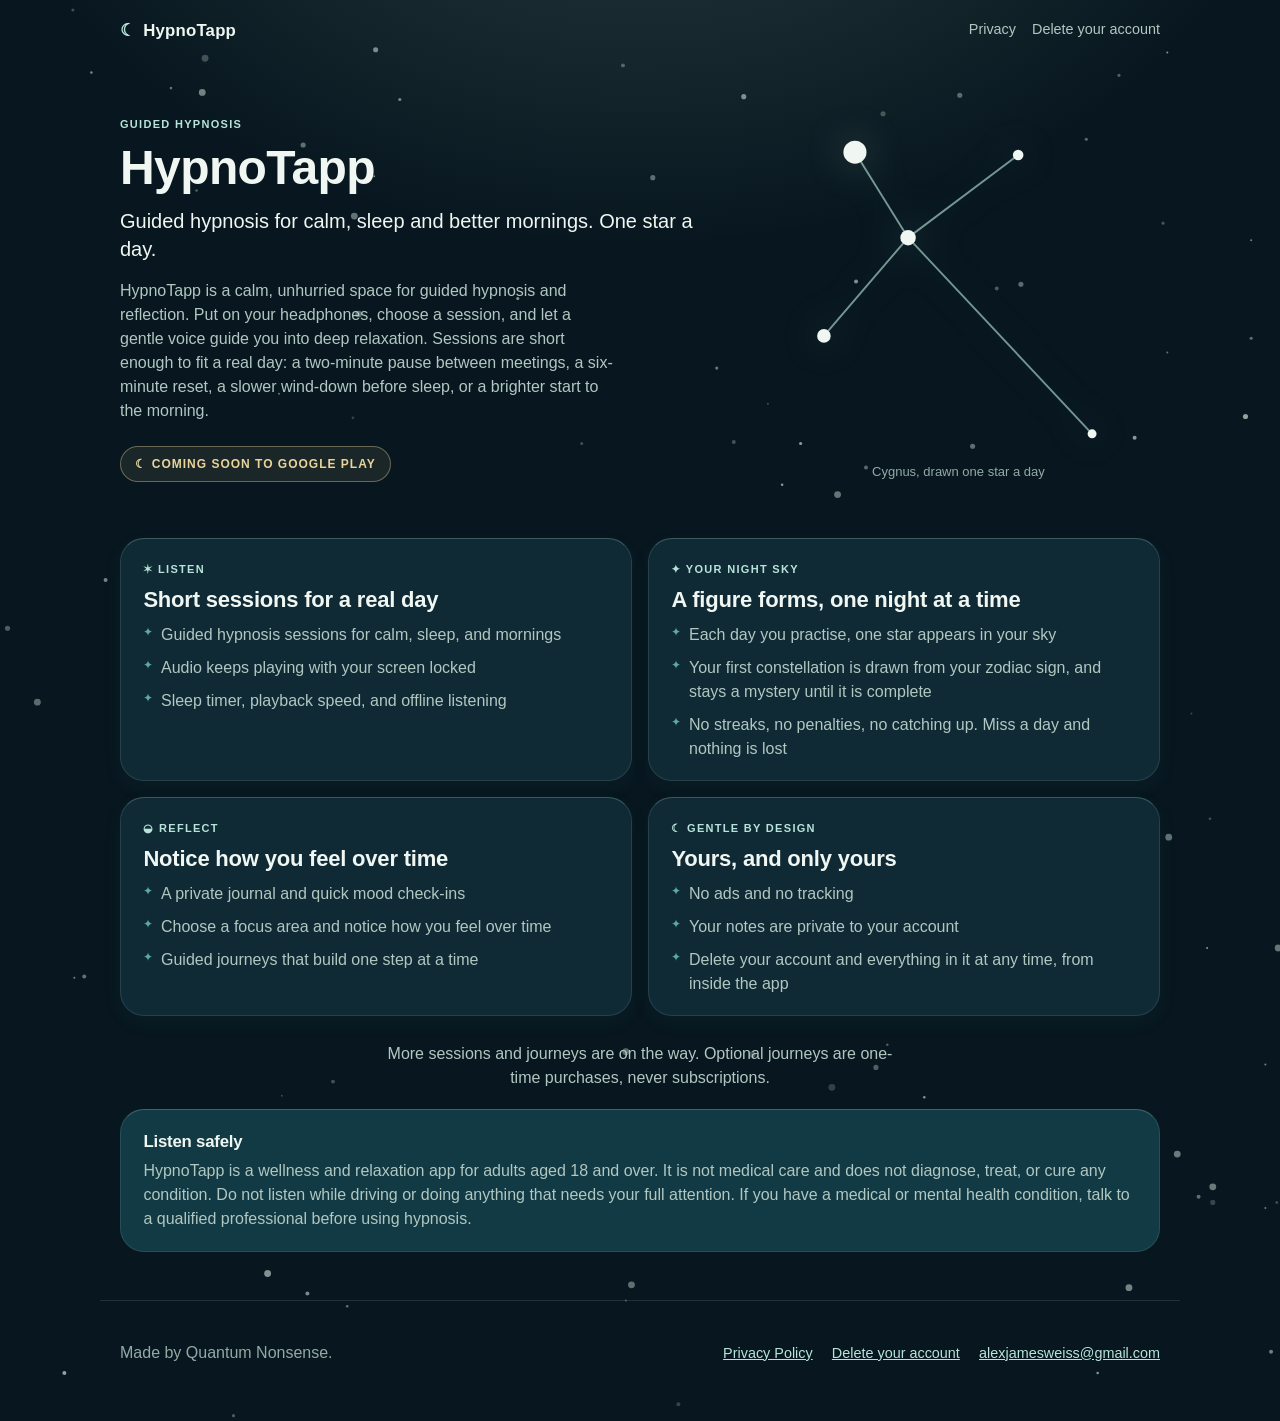
<file: index.html>
<!doctype html>
<html lang="en">
<head>
<meta charset="utf-8">
<meta name="viewport" content="width=device-width, initial-scale=1">
<title>HypnoTapp — guided hypnosis for calm, sleep and better mornings</title>
<meta name="description" content="A calm, unhurried space for guided hypnosis and reflection. One star a day. Coming soon to Google Play.">
<meta name="theme-color" content="#08171F">
<link rel="canonical" href="https://hypnotapp.com/">
<meta property="og:type" content="website">
<meta property="og:site_name" content="HypnoTapp">
<meta property="og:title" content="HypnoTapp — guided hypnosis for calm, sleep and better mornings">
<meta property="og:description" content="A calm, unhurried space for guided hypnosis and reflection. One star a day. Coming soon to Google Play.">
<meta property="og:url" content="https://hypnotapp.com/">
<meta property="og:image" content="https://hypnotapp.com/assets/og.png">
<meta property="og:image:width" content="1200">
<meta property="og:image:height" content="630">
<meta name="twitter:card" content="summary_large_image">
<link rel="icon" href="/assets/favicon.svg" type="image/svg+xml">
<link rel="icon" href="/assets/favicon-32.png" sizes="32x32" type="image/png">
<link rel="apple-touch-icon" href="/assets/apple-touch-icon.png">
<link rel="stylesheet" href="/styles.css">
</head>
<body>
<a class="skip" href="#main">Skip to content</a>
<div class="atmosphere" aria-hidden="true"></div>

<div class="sky" aria-hidden="true"><svg class="stars" viewBox="0 0 1000 1000" preserveAspectRatio="xMidYMid slice" aria-hidden="true" focusable="false"><g fill="#B1C7C1"><circle class="tw0" cx="871" cy="37" r="0.7" opacity="0.71"/><circle class="tw1" cx="868" cy="157" r="1.1" opacity="0.35"/><circle class="tw2" cx="331" cy="70" r="1.1" opacity="0.64"/><circle class="tw0" cx="406" cy="565" r="0.7" opacity="0.55"/><circle class="tw1" cx="652" cy="198" r="1.4" opacity="0.70"/><circle class="tw2" cx="999" cy="465" r="2.4" opacity="0.57"/><circle class="tw0" cx="509" cy="125" r="1.8" opacity="0.49"/><circle class="tw1" cx="266" cy="910" r="1.4" opacity="0.66"/><circle class="tw2" cx="570" cy="494" r="0.9" opacity="0.59"/><circle class="tw0" cx="170" cy="62" r="0.9" opacity="0.54"/><circle class="tw1" cx="396" cy="383" r="0.9" opacity="0.71"/><circle class="tw2" cx="194" cy="41" r="2.4" opacity="0.32"/><circle class="tw0" cx="488" cy="46" r="1.4" opacity="0.41"/><circle class="tw1" cx="188" cy="134" r="0.9" opacity="0.43"/><circle class="tw2" cx="8" cy="126" r="1.8" opacity="0.38"/><circle class="tw0" cx="959" cy="136" r="0.7" opacity="0.44"/><circle class="tw1" cx="158" cy="384" r="1.1" opacity="0.46"/><circle class="tw2" cx="948" cy="846" r="0.9" opacity="0.37"/><circle class="tw0" cx="878" cy="812" r="2.4" opacity="0.57"/><circle class="tw1" cx="639" cy="348" r="2.4" opacity="0.54"/><circle class="tw2" cx="276" cy="472" r="1.8" opacity="0.55"/><circle class="tw0" cx="634" cy="828" r="0.9" opacity="0.62"/><circle class="tw1" cx="109" cy="687" r="1.4" opacity="0.52"/><circle class="tw2" cx="666" cy="751" r="1.8" opacity="0.41"/><circle class="tw0" cx="192" cy="65" r="2.4" opacity="0.61"/><circle class="tw1" cx="55" cy="442" r="1.8" opacity="0.41"/><circle class="tw2" cx="944" cy="951" r="1.4" opacity="0.60"/><circle class="tw0" cx="102" cy="688" r="0.7" opacity="0.62"/><circle class="tw1" cx="114" cy="51" r="0.9" opacity="0.65"/><circle class="tw2" cx="930" cy="238" r="1.1" opacity="0.51"/><circle class="tw0" cx="837" cy="53" r="1.1" opacity="0.42"/><circle class="tw1" cx="601" cy="451" r="2.4" opacity="0.25"/><circle class="tw2" cx="248" cy="771" r="0.7" opacity="0.29"/><circle class="tw0" cx="700" cy="772" r="0.9" opacity="0.71"/><circle class="tw1" cx="566" cy="311" r="1.4" opacity="0.35"/><circle class="tw2" cx="687" cy="662" r="1.1" opacity="0.46"/><circle class="tw0" cx="844" cy="906" r="2.4" opacity="0.62"/><circle class="tw1" cx="571" cy="404" r="1.8" opacity="0.29"/><circle class="tw2" cx="972" cy="355" r="1.1" opacity="0.64"/><circle class="tw0" cx="977" cy="120" r="1.4" opacity="0.70"/><circle class="tw1" cx="600" cy="341" r="0.9" opacity="0.75"/><circle class="tw2" cx="529" cy="535" r="1.8" opacity="0.54"/><circle class="tw0" cx="888" cy="502" r="0.7" opacity="0.29"/><circle class="tw1" cx="899" cy="667" r="0.7" opacity="0.72"/><circle class="tw2" cx="299" cy="152" r="2.4" opacity="0.52"/><circle class="tw0" cx="606" cy="669" r="0.9" opacity="0.40"/><circle class="tw1" cx="940" cy="749" r="0.7" opacity="0.64"/><circle class="tw2" cx="10" cy="306" r="1.4" opacity="0.76"/><circle class="tw0" cx="734" cy="314" r="1.8" opacity="0.50"/><circle class="tw1" cx="419" cy="464" r="1.8" opacity="0.26"/><circle class="tw2" cx="197" cy="836" r="1.4" opacity="0.57"/><circle class="tw0" cx="974" cy="68" r="1.8" opacity="0.26"/><circle class="tw1" cx="219" cy="472" r="0.7" opacity="0.73"/><circle class="tw2" cx="463" cy="573" r="2.4" opacity="0.74"/><circle class="tw0" cx="607" cy="627" r="0.7" opacity="0.80"/><circle class="tw1" cx="822" cy="966" r="0.9" opacity="0.72"/><circle class="tw2" cx="560" cy="672" r="0.7" opacity="0.32"/><circle class="tw0" cx="414" cy="210" r="1.1" opacity="0.73"/><circle class="tw1" cx="635" cy="802" r="0.7" opacity="0.73"/><circle class="tw2" cx="901" cy="576" r="0.9" opacity="0.33"/><circle class="tw0" cx="34" cy="89" r="2.4" opacity="0.34"/><circle class="tw1" cx="846" cy="836" r="0.7" opacity="0.64"/><circle class="tw2" cx="263" cy="102" r="1.8" opacity="0.51"/><circle class="tw0" cx="420" cy="510" r="1.4" opacity="0.37"/><circle class="tw1" cx="814" cy="98" r="1.1" opacity="0.48"/><circle class="tw2" cx="40" cy="390" r="1.1" opacity="0.31"/><circle class="tw0" cx="969" cy="727" r="1.1" opacity="0.49"/><circle class="tw1" cx="220" cy="454" r="1.8" opacity="0.76"/><circle class="tw2" cx="903" cy="835" r="2.4" opacity="0.57"/><circle class="tw0" cx="370" cy="880" r="0.9" opacity="0.49"/><circle class="tw1" cx="992" cy="946" r="2.4" opacity="0.69"/><circle class="tw2" cx="234" cy="562" r="0.7" opacity="0.50"/><circle class="tw0" cx="246" cy="277" r="0.7" opacity="0.54"/><circle class="tw1" cx="124" cy="408" r="1.4" opacity="0.64"/><circle class="tw2" cx="903" cy="846" r="1.8" opacity="0.27"/><circle class="tw0" cx="369" cy="461" r="0.7" opacity="0.49"/><circle class="tw1" cx="494" cy="904" r="2.4" opacity="0.50"/><circle class="tw2" cx="618" cy="490" r="0.7" opacity="0.78"/><circle class="tw0" cx="893" cy="842" r="1.4" opacity="0.50"/><circle class="tw1" cx="284" cy="761" r="1.4" opacity="0.33"/><circle class="tw2" cx="222" cy="407" r="1.4" opacity="0.78"/><circle class="tw0" cx="250" cy="402" r="2.4" opacity="0.36"/><circle class="tw1" cx="573" cy="68" r="1.8" opacity="0.68"/><circle class="tw2" cx="293" cy="546" r="0.7" opacity="0.58"/><circle class="tw0" cx="274" cy="640" r="1.4" opacity="0.37"/><circle class="tw1" cx="76" cy="494" r="2.4" opacity="0.48"/><circle class="tw2" cx="590" cy="284" r="0.7" opacity="0.33"/><circle class="tw0" cx="940" cy="850" r="0.7" opacity="0.59"/><circle class="tw1" cx="995" cy="478" r="2.4" opacity="0.52"/><circle class="tw2" cx="294" cy="919" r="0.9" opacity="0.52"/><circle class="tw0" cx="926" cy="293" r="1.8" opacity="0.80"/><circle class="tw1" cx="421" cy="548" r="1.1" opacity="0.36"/><circle class="tw2" cx="671" cy="80" r="1.8" opacity="0.35"/><circle class="tw0" cx="659" cy="329" r="1.4" opacity="0.47"/><circle class="tw1" cx="314" cy="35" r="1.8" opacity="0.65"/><circle class="tw2" cx="576" cy="439" r="0.7" opacity="0.60"/><circle class="tw0" cx="302" cy="221" r="2.4" opacity="0.48"/><circle class="tw1" cx="635" cy="765" r="2.4" opacity="0.25"/><circle class="tw2" cx="248" cy="439" r="0.7" opacity="0.54"/><circle class="tw0" cx="46" cy="934" r="0.7" opacity="0.46"/><circle class="tw1" cx="611" cy="530" r="0.9" opacity="0.51"/><circle class="tw2" cx="418" cy="545" r="0.9" opacity="0.58"/><circle class="tw0" cx="930" cy="169" r="0.7" opacity="0.62"/><circle class="tw1" cx="238" cy="896" r="2.4" opacity="0.71"/><circle class="tw2" cx="297" cy="576" r="1.4" opacity="0.60"/><circle class="tw0" cx="872" cy="589" r="2.4" opacity="0.52"/><circle class="tw1" cx="482" cy="483" r="1.4" opacity="0.63"/><circle class="tw2" cx="459" cy="312" r="1.1" opacity="0.32"/><circle class="tw0" cx="490" cy="740" r="2.4" opacity="0.47"/><circle class="tw1" cx="298" cy="294" r="0.9" opacity="0.27"/><circle class="tw2" cx="970" cy="492" r="0.9" opacity="0.26"/><circle class="tw0" cx="313" cy="124" r="0.7" opacity="0.65"/><circle class="tw1" cx="554" cy="259" r="1.1" opacity="0.57"/><circle class="tw2" cx="613" cy="312" r="1.1" opacity="0.78"/><circle class="tw0" cx="725" cy="67" r="1.8" opacity="0.47"/><circle class="tw1" cx="265" cy="834" r="1.8" opacity="0.42"/><circle class="tw2" cx="841" cy="832" r="1.4" opacity="0.76"/><circle class="tw0" cx="771" cy="509" r="1.4" opacity="0.54"/><circle class="tw1" cx="579" cy="742" r="2.4" opacity="0.34"/><circle class="tw2" cx="527" cy="988" r="1.4" opacity="0.26"/><circle class="tw0" cx="768" cy="200" r="1.8" opacity="0.48"/><circle class="tw1" cx="478" cy="511" r="0.9" opacity="0.25"/><circle class="tw2" cx="155" cy="813" r="1.8" opacity="0.67"/><circle class="tw0" cx="490" cy="915" r="0.7" opacity="0.38"/><circle class="tw1" cx="751" cy="203" r="1.4" opacity="0.39"/><circle class="tw2" cx="871" cy="248" r="0.7" opacity="0.52"/><circle class="tw0" cx="146" cy="512" r="1.8" opacity="0.49"/><circle class="tw1" cx="214" cy="996" r="1.1" opacity="0.40"/><circle class="tw2" cx="702" cy="844" r="2.4" opacity="0.42"/><circle class="tw0" cx="473" cy="447" r="1.1" opacity="0.58"/><circle class="tw1" cx="101" cy="7" r="1.1" opacity="0.32"/><circle class="tw2" cx="376" cy="658" r="1.4" opacity="0.37"/><circle class="tw0" cx="176" cy="797" r="1.4" opacity="0.35"/><circle class="tw1" cx="848" cy="308" r="1.4" opacity="0.75"/><circle class="tw2" cx="95" cy="966" r="1.4" opacity="0.80"/><circle class="tw0" cx="674" cy="735" r="0.9" opacity="0.41"/><circle class="tw1" cx="949" cy="667" r="2.4" opacity="0.54"/><circle class="tw2" cx="255" cy="482" r="1.1" opacity="0.79"/><circle class="tw0" cx="226" cy="587" r="1.8" opacity="0.63"/><circle class="tw1" cx="43" cy="965" r="0.9" opacity="0.42"/></g></svg></div>
<header class="top">
  <a class="brand" href="/" aria-label="HypnoTapp home"><span class="mark" aria-hidden="true">☾</span>HypnoTapp</a>
  <nav aria-label="Site"><a href="/privacy/">Privacy</a><a href="/delete-account/">Delete your account</a></nav>
</header>

<main id="main">
<section class="hero">
  <div class="hero-copy">
    <p class="eyebrow">Guided hypnosis</p>
    <h1>HypnoTapp</h1>
    <p class="promise">Guided hypnosis for calm, sleep and better mornings. One star a day.</p>
    <p class="lede">HypnoTapp is a calm, unhurried space for guided hypnosis and reflection. Put on your headphones, choose a session, and let a gentle voice guide you into deep relaxation. Sessions are short enough to fit a real day: a two-minute pause between meetings, a six-minute reset, a slower wind-down before sleep, or a brighter start to the morning.</p>
    <p class="soon"><span class="badge">☾ Coming soon to Google Play</span></p>
    <!-- Store badges go here once the listing is live:
         <a href="https://play.google.com/store/apps/details?id=com.quantumnonsense.hypnotap">…</a> -->
  </div>
  <div class="hero-sky"><svg class="figure" viewBox="0 0 100 100" role="img" aria-label="The constellation Cygnus, the Swan, drawn as five stars joined by thin lines"><g stroke="#B7E4DA" stroke-width="0.6" stroke-opacity="0.62" stroke-linecap="round"><line x1="17.8" y1="6.0" x2="34.4" y2="32.7"/><line x1="34.4" y1="32.7" x2="91.9" y2="94.0"/><line x1="68.8" y1="6.9" x2="34.4" y2="32.7"/><line x1="34.4" y1="32.7" x2="8.1" y2="63.4"/></g><g fill="#F0F7F2"><circle cx="17.8" cy="6.0" r="3.60"/><circle cx="34.4" cy="32.7" r="2.42"/><circle cx="91.9" cy="94.0" r="1.40"/><circle cx="68.8" cy="6.9" r="1.65"/><circle cx="8.1" cy="63.4" r="2.12"/></g></svg><p class="figure-caption muted">Cygnus, drawn one star a day</p></div>
</section>

<div class="grid">
<section class="card" aria-labelledby="listen">
  <p class="eyebrow"><span aria-hidden="true">✶</span> Listen</p>
  <h2 id="listen">Short sessions for a real day</h2>
  <ul class="plain"><li>Guided hypnosis sessions for calm, sleep, and mornings</li><li>Audio keeps playing with your screen locked</li><li>Sleep timer, playback speed, and offline listening</li></ul>
</section>
<section class="card" aria-labelledby="your-night-sky">
  <p class="eyebrow"><span aria-hidden="true">✦</span> Your night sky</p>
  <h2 id="your-night-sky">A figure forms, one night at a time</h2>
  <ul class="plain"><li>Each day you practise, one star appears in your sky</li><li>Your first constellation is drawn from your zodiac sign, and stays a mystery until it is complete</li><li>No streaks, no penalties, no catching up. Miss a day and nothing is lost</li></ul>
</section>
<section class="card" aria-labelledby="reflect">
  <p class="eyebrow"><span aria-hidden="true">◒</span> Reflect</p>
  <h2 id="reflect">Notice how you feel over time</h2>
  <ul class="plain"><li>A private journal and quick mood check-ins</li><li>Choose a focus area and notice how you feel over time</li><li>Guided journeys that build one step at a time</li></ul>
</section>
<section class="card" aria-labelledby="gentle-by-design">
  <p class="eyebrow"><span aria-hidden="true">☾</span> Gentle by design</p>
  <h2 id="gentle-by-design">Yours, and only yours</h2>
  <ul class="plain"><li>No ads and no tracking</li><li>Your notes are private to your account</li><li>Delete your account and everything in it at any time, from inside the app</li></ul>
</section>
</div>

<p class="note">More sessions and journeys are on the way. Optional journeys are one-time purchases, never subscriptions.</p>

<section class="notice" aria-label="Listen safely">
  <h2>Listen safely</h2>
  <p>HypnoTapp is a wellness and relaxation app for adults aged 18 and over. It is not medical care and does not diagnose, treat, or cure any condition. Do not listen while driving or doing anything that needs your full attention. If you have a medical or mental health condition, talk to a qualified professional before using hypnosis.</p>
</section>
</main>
<footer class="foot">
  <p class="muted">Made by Quantum Nonsense.</p>
  <nav aria-label="Legal and contact">
    <a href="/privacy/">Privacy Policy</a>
    <a href="/delete-account/">Delete your account</a>
    <a href="mailto:alexjamesweiss@gmail.com">alexjamesweiss@gmail.com</a>
  </nav>
</footer>
</body>
</html>
</file>
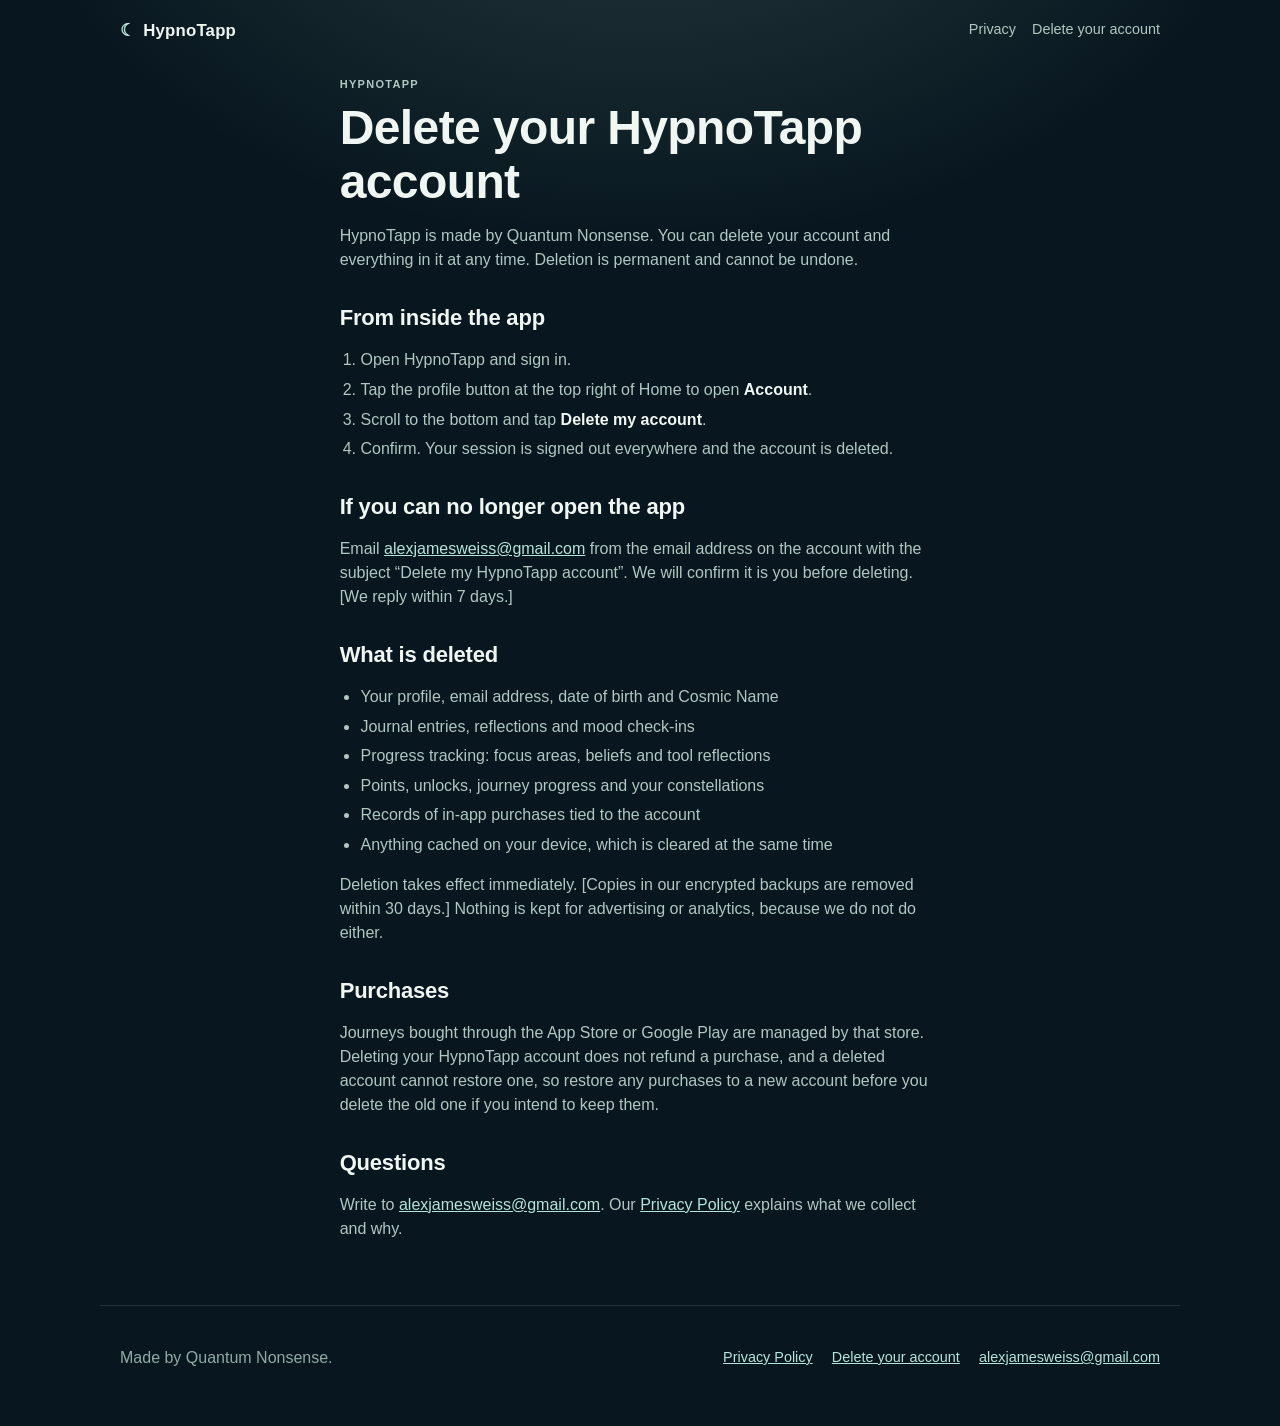
<file: delete-account/index.html>
<!doctype html>
<html lang="en">
<head>
<meta charset="utf-8">
<meta name="viewport" content="width=device-width, initial-scale=1">
<title>Delete your account — HypnoTapp</title>
<meta name="description" content="How to delete your HypnoTapp account and everything in it, from inside the app or by email.">
<meta name="theme-color" content="#08171F">
<link rel="canonical" href="https://hypnotapp.com/delete-account/">
<meta property="og:type" content="website">
<meta property="og:site_name" content="HypnoTapp">
<meta property="og:title" content="Delete your account — HypnoTapp">
<meta property="og:description" content="How to delete your HypnoTapp account and everything in it, from inside the app or by email.">
<meta property="og:url" content="https://hypnotapp.com/delete-account/">
<meta property="og:image" content="https://hypnotapp.com/assets/og.png">
<meta property="og:image:width" content="1200">
<meta property="og:image:height" content="630">
<meta name="twitter:card" content="summary_large_image">
<link rel="icon" href="/assets/favicon.svg" type="image/svg+xml">
<link rel="icon" href="/assets/favicon-32.png" sizes="32x32" type="image/png">
<link rel="apple-touch-icon" href="/assets/apple-touch-icon.png">
<link rel="stylesheet" href="/styles.css">
</head>
<body>
<a class="skip" href="#main">Skip to content</a>
<div class="atmosphere" aria-hidden="true"></div>
<header class="top">
  <a class="brand" href="/" aria-label="HypnoTapp home"><span class="mark" aria-hidden="true">☾</span>HypnoTapp</a>
  <nav aria-label="Site"><a href="/privacy/">Privacy</a><a href="/delete-account/">Delete your account</a></nav>
</header>
<main id="main" class="prose">
<p class="eyebrow">HypnoTapp</p>
<h1>Delete your HypnoTapp account</h1>
<p>HypnoTapp is made by Quantum Nonsense. You can delete your account and everything in it at any time. Deletion is permanent and cannot be undone.</p>

<h2>From inside the app</h2>
<ol>
  <li>Open HypnoTapp and sign in.</li>
  <li>Tap the profile button at the top right of Home to open <strong>Account</strong>.</li>
  <li>Scroll to the bottom and tap <strong>Delete my account</strong>.</li>
  <li>Confirm. Your session is signed out everywhere and the account is deleted.</li>
</ol>

<h2>If you can no longer open the app</h2>
<p>Email <a href="mailto:alexjamesweiss@gmail.com?subject=Delete%20my%20HypnoTapp%20account">alexjamesweiss@gmail.com</a> from the email address on the account with the subject “Delete my HypnoTapp account”. We will confirm it is you before deleting. [We reply within 7 days.]</p>

<h2>What is deleted</h2>
<ul>
  <li>Your profile, email address, date of birth and Cosmic Name</li>
  <li>Journal entries, reflections and mood check-ins</li>
  <li>Progress tracking: focus areas, beliefs and tool reflections</li>
  <li>Points, unlocks, journey progress and your constellations</li>
  <li>Records of in-app purchases tied to the account</li>
  <li>Anything cached on your device, which is cleared at the same time</li>
</ul>
<p>Deletion takes effect immediately. [Copies in our encrypted backups are removed within 30 days.] Nothing is kept for advertising or analytics, because we do not do either.</p>

<h2>Purchases</h2>
<p>Journeys bought through the App Store or Google Play are managed by that store. Deleting your HypnoTapp account does not refund a purchase, and a deleted account cannot restore one, so restore any purchases to a new account before you delete the old one if you intend to keep them.</p>

<h2>Questions</h2>
<p>Write to <a href="mailto:alexjamesweiss@gmail.com">alexjamesweiss@gmail.com</a>. Our <a href="/privacy/">Privacy Policy</a> explains what we collect and why.</p>
</main>
<footer class="foot">
  <p class="muted">Made by Quantum Nonsense.</p>
  <nav aria-label="Legal and contact">
    <a href="/privacy/">Privacy Policy</a>
    <a href="/delete-account/">Delete your account</a>
    <a href="mailto:alexjamesweiss@gmail.com">alexjamesweiss@gmail.com</a>
  </nav>
</footer>
</body>
</html>
</file>
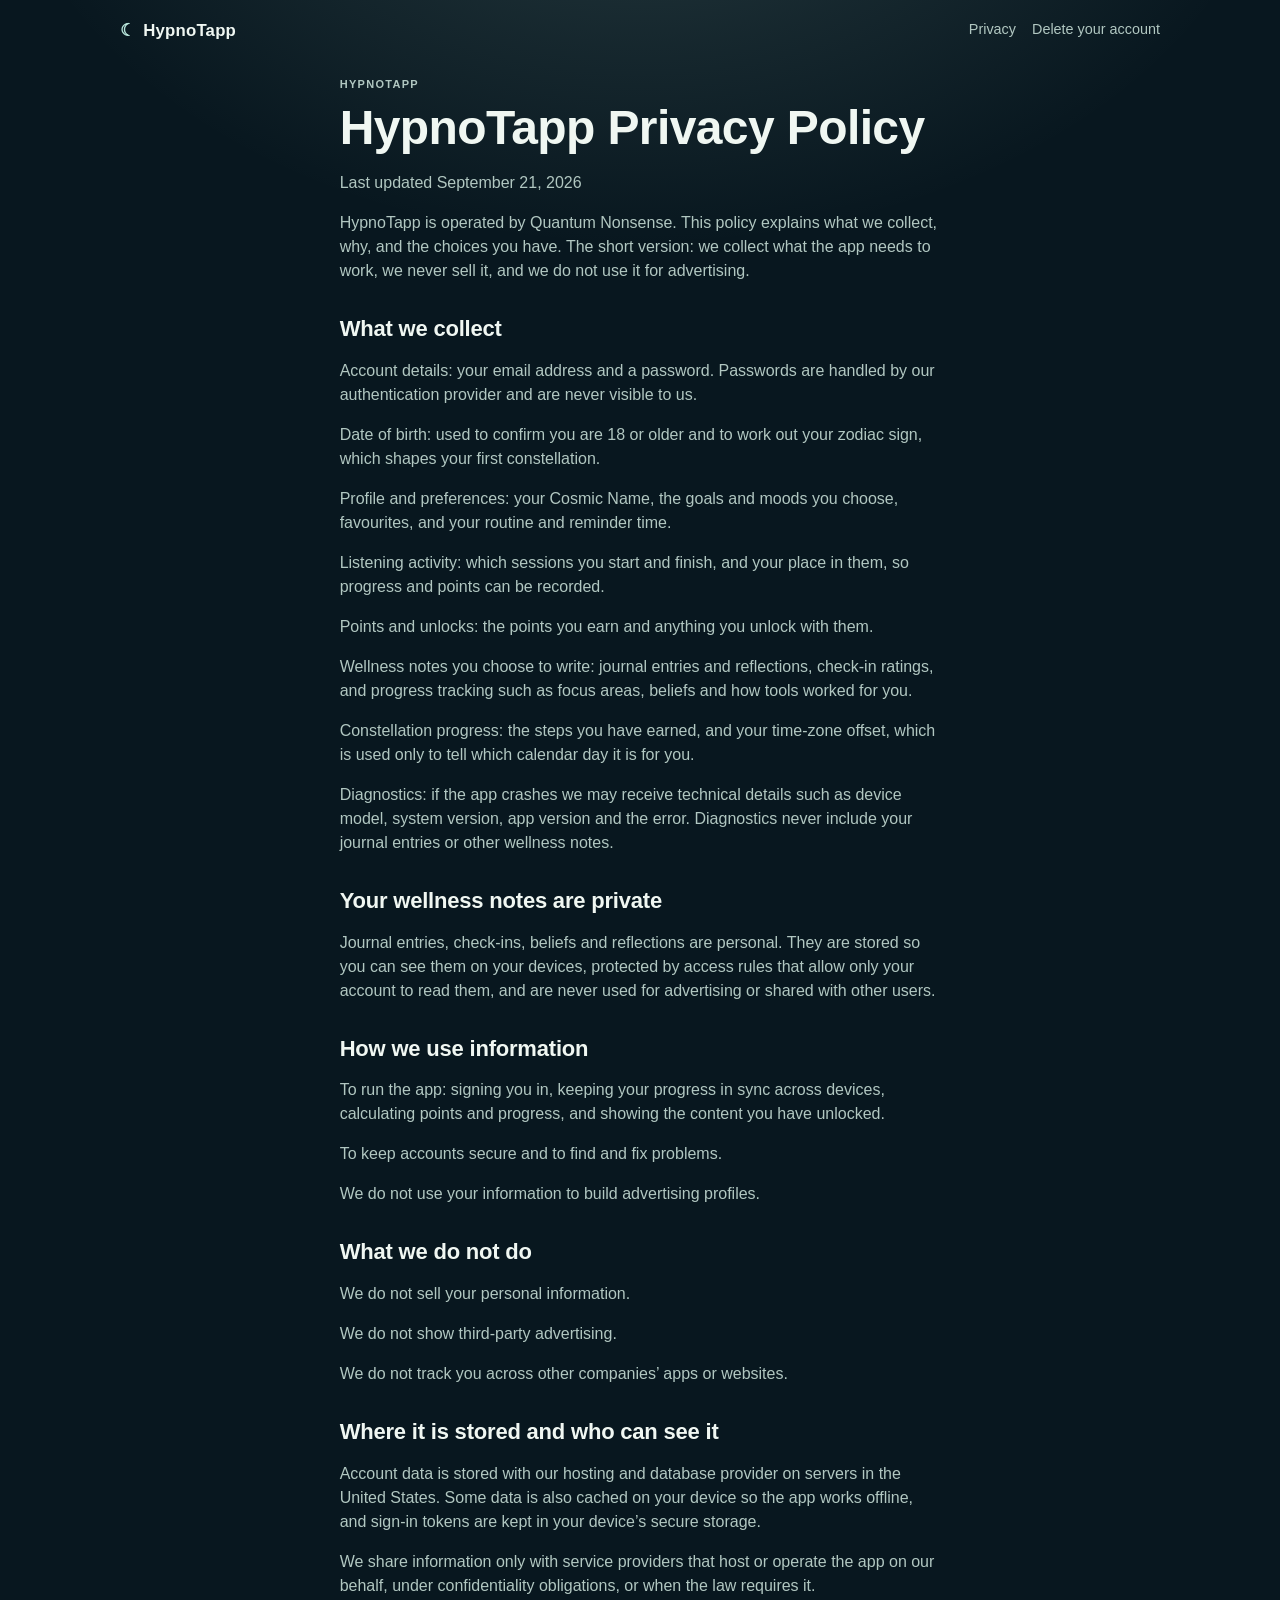
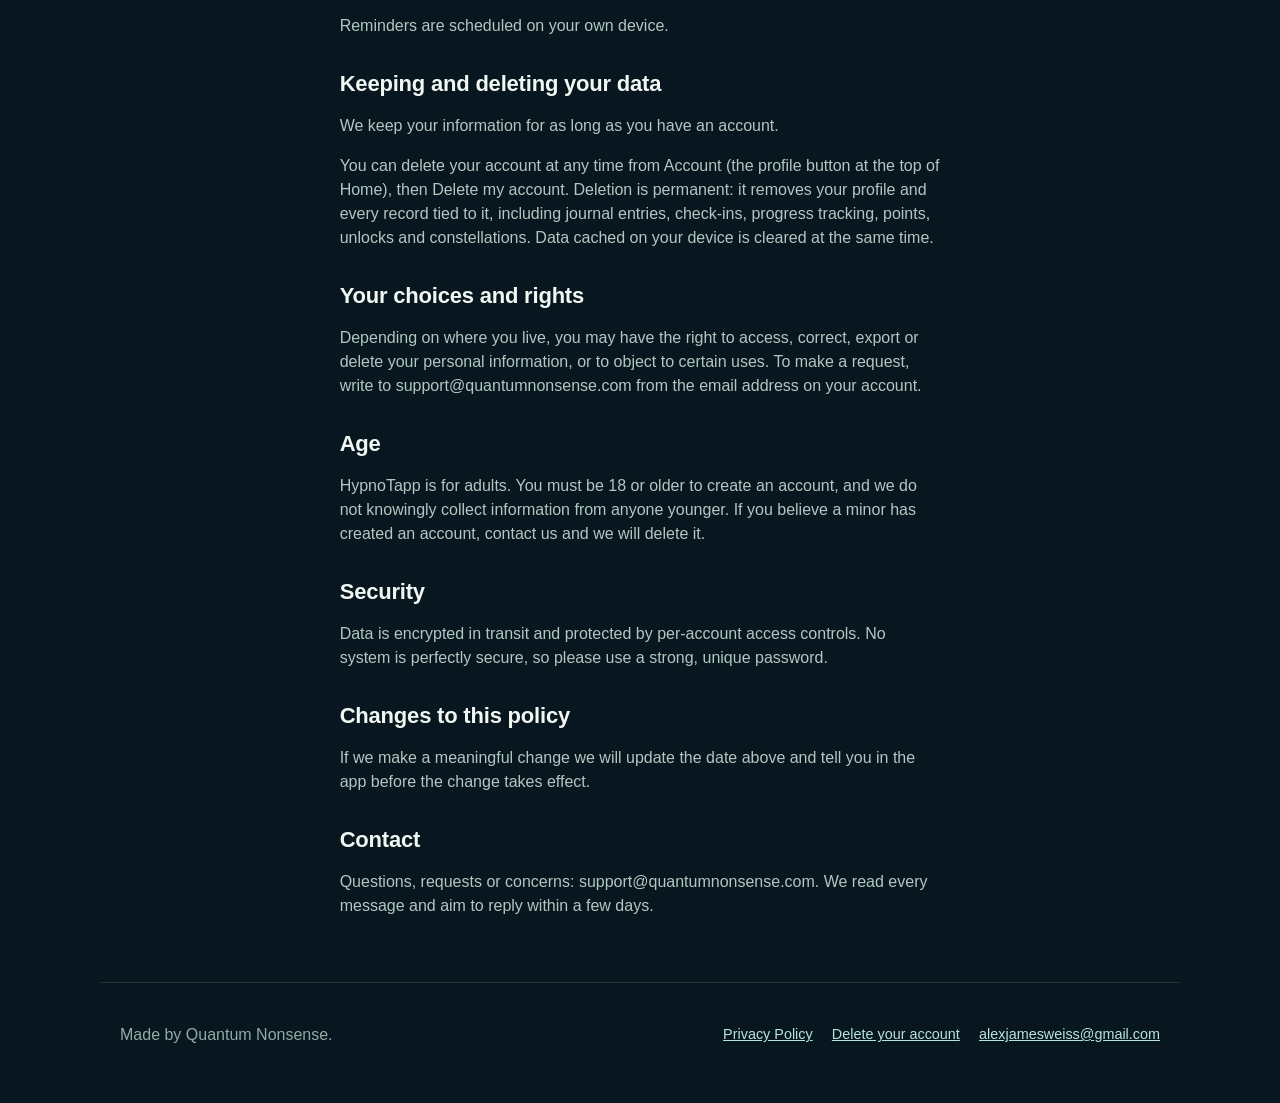
<file: privacy/index.html>
<!doctype html>
<html lang="en">
<head>
<meta charset="utf-8">
<meta name="viewport" content="width=device-width, initial-scale=1">
<title>Privacy Policy — HypnoTapp</title>
<meta name="description" content="How HypnoTapp, by Quantum Nonsense, collects, uses and deletes your data.">
<meta name="theme-color" content="#08171F">
<link rel="canonical" href="https://hypnotapp.com/privacy/">
<meta property="og:type" content="website">
<meta property="og:site_name" content="HypnoTapp">
<meta property="og:title" content="Privacy Policy — HypnoTapp">
<meta property="og:description" content="How HypnoTapp, by Quantum Nonsense, collects, uses and deletes your data.">
<meta property="og:url" content="https://hypnotapp.com/privacy/">
<meta property="og:image" content="https://hypnotapp.com/assets/og.png">
<meta property="og:image:width" content="1200">
<meta property="og:image:height" content="630">
<meta name="twitter:card" content="summary_large_image">
<link rel="icon" href="/assets/favicon.svg" type="image/svg+xml">
<link rel="icon" href="/assets/favicon-32.png" sizes="32x32" type="image/png">
<link rel="apple-touch-icon" href="/assets/apple-touch-icon.png">
<link rel="stylesheet" href="/styles.css">
</head>
<body>
<a class="skip" href="#main">Skip to content</a>
<div class="atmosphere" aria-hidden="true"></div>
<header class="top">
  <a class="brand" href="/" aria-label="HypnoTapp home"><span class="mark" aria-hidden="true">☾</span>HypnoTapp</a>
  <nav aria-label="Site"><a href="/privacy/">Privacy</a><a href="/delete-account/">Delete your account</a></nav>
</header>
<main id="main" class="prose">
<p class="eyebrow">HypnoTapp</p>
<h1>HypnoTapp Privacy Policy</h1>
<p class="muted">Last updated September 21, 2026</p>
<p>HypnoTapp is operated by Quantum Nonsense. This policy explains what we collect, why, and the choices you have. The short version: we collect what the app needs to work, we never sell it, and we do not use it for advertising.</p>
<h2>What we collect</h2>
<p>Account details: your email address and a password. Passwords are handled by our authentication provider and are never visible to us.</p>
<p>Date of birth: used to confirm you are 18 or older and to work out your zodiac sign, which shapes your first constellation.</p>
<p>Profile and preferences: your Cosmic Name, the goals and moods you choose, favourites, and your routine and reminder time.</p>
<p>Listening activity: which sessions you start and finish, and your place in them, so progress and points can be recorded.</p>
<p>Points and unlocks: the points you earn and anything you unlock with them.</p>
<p>Wellness notes you choose to write: journal entries and reflections, check-in ratings, and progress tracking such as focus areas, beliefs and how tools worked for you.</p>
<p>Constellation progress: the steps you have earned, and your time-zone offset, which is used only to tell which calendar day it is for you.</p>
<p>Diagnostics: if the app crashes we may receive technical details such as device model, system version, app version and the error. Diagnostics never include your journal entries or other wellness notes.</p>
<h2>Your wellness notes are private</h2>
<p>Journal entries, check-ins, beliefs and reflections are personal. They are stored so you can see them on your devices, protected by access rules that allow only your account to read them, and are never used for advertising or shared with other users.</p>
<h2>How we use information</h2>
<p>To run the app: signing you in, keeping your progress in sync across devices, calculating points and progress, and showing the content you have unlocked.</p>
<p>To keep accounts secure and to find and fix problems.</p>
<p>We do not use your information to build advertising profiles.</p>
<h2>What we do not do</h2>
<p>We do not sell your personal information.</p>
<p>We do not show third-party advertising.</p>
<p>We do not track you across other companies’ apps or websites.</p>
<h2>Where it is stored and who can see it</h2>
<p>Account data is stored with our hosting and database provider on servers in the United States. Some data is also cached on your device so the app works offline, and sign-in tokens are kept in your device’s secure storage.</p>
<p>We share information only with service providers that host or operate the app on our behalf, under confidentiality obligations, or when the law requires it.</p>
<p>Reminders are scheduled on your own device.</p>
<h2>Keeping and deleting your data</h2>
<p>We keep your information for as long as you have an account.</p>
<p>You can delete your account at any time from Account (the profile button at the top of Home), then Delete my account. Deletion is permanent: it removes your profile and every record tied to it, including journal entries, check-ins, progress tracking, points, unlocks and constellations. Data cached on your device is cleared at the same time.</p>
<h2>Your choices and rights</h2>
<p>Depending on where you live, you may have the right to access, correct, export or delete your personal information, or to object to certain uses. To make a request, write to support@quantumnonsense.com from the email address on your account.</p>
<h2>Age</h2>
<p>HypnoTapp is for adults. You must be 18 or older to create an account, and we do not knowingly collect information from anyone younger. If you believe a minor has created an account, contact us and we will delete it.</p>
<h2>Security</h2>
<p>Data is encrypted in transit and protected by per-account access controls. No system is perfectly secure, so please use a strong, unique password.</p>
<h2>Changes to this policy</h2>
<p>If we make a meaningful change we will update the date above and tell you in the app before the change takes effect.</p>
<h2>Contact</h2>
<p>Questions, requests or concerns: support@quantumnonsense.com. We read every message and aim to reply within a few days.</p>
</main>
<footer class="foot">
  <p class="muted">Made by Quantum Nonsense.</p>
  <nav aria-label="Legal and contact">
    <a href="/privacy/">Privacy Policy</a>
    <a href="/delete-account/">Delete your account</a>
    <a href="mailto:alexjamesweiss@gmail.com">alexjamesweiss@gmail.com</a>
  </nav>
</footer>
</body>
</html>
</file>
<file: styles.css>
/* HypnoTapp — tokens carried over from the app's src/theme/tokens.ts */
:root{
  --deep-night:#08171F;--midnight:#102A35;--surface:#123A44;--forest:#123640;--teal:#17434A;
  --sirius:#5EA9A4;--sirius-glow:#B7E4DA;--aurora:#3E8583;--moon:#F0F7F2;--star:#D2F0E8;
  --mist:#B1C7C1;--stone:#92AAA5;--gold:#E9D49B;--warm-stone:#D7AC6B;
  --border:rgba(183,228,218,.13);--border-strong:rgba(183,228,218,.26);--outline:rgba(183,228,218,.46);
  --tint-soft:rgba(94,169,164,.13);--primary-edge:#DDF6EF;--primary-deep:#8CC4B8;
  --r-card:24px;--r-button:16px;--r-pill:999px;
  --font:-apple-system,BlinkMacSystemFont,"SF Pro Text","Segoe UI",Roboto,Inter,"Helvetica Neue",Arial,sans-serif;
}
*{box-sizing:border-box}
html{color-scheme:dark;background:var(--deep-night)}
body{margin:0;min-height:100vh;font-family:var(--font);font-size:16px;line-height:1.5;color:var(--moon);background:var(--deep-night);position:relative;overflow-x:hidden}
a{color:var(--sirius-glow)}
a:focus-visible,button:focus-visible{outline:2px solid var(--sirius-glow);outline-offset:3px;border-radius:6px}
.skip{position:absolute;left:-999px;top:8px;background:var(--sirius-glow);color:var(--deep-night);padding:.5rem .8rem;border-radius:8px;z-index:10}
.skip:focus{left:8px}
/* the app's Atmosphere: a soft moon-glow at the top of every screen */
.atmosphere{position:absolute;inset:0;pointer-events:none;z-index:0;background:radial-gradient(900px 620px at 50% -200px,rgba(183,228,218,.19),rgba(183,228,218,.08) 40%,rgba(183,228,218,0) 72%)}
.sky{position:absolute;inset:0;z-index:0;pointer-events:none;overflow:hidden}
.stars{width:100%;height:100%;display:block}
@keyframes tw{0%,100%{opacity:1}50%{opacity:.5}}
@media (prefers-reduced-motion:no-preference){
  .tw0{animation:tw 5.2s ease-in-out infinite}.tw1{animation:tw 6.9s ease-in-out infinite}.tw2{animation:tw 8.3s ease-in-out infinite}
}
.top,main,.foot{position:relative;z-index:1}
.top{display:flex;align-items:center;justify-content:space-between;gap:1rem;max-width:1080px;margin:0 auto;padding:1.1rem 1.25rem}
.brand{display:inline-flex;align-items:center;gap:.5rem;font-weight:700;letter-spacing:.2px;color:var(--moon);text-decoration:none;font-size:1.05rem}
.mark{color:var(--sirius-glow)}
.top nav{display:flex;gap:1rem;flex-wrap:wrap}
.top nav a{color:var(--mist);text-decoration:none;font-size:.9rem}
.top nav a:hover{color:var(--sirius-glow)}
main{max-width:1080px;margin:0 auto;padding:1rem 1.25rem 3rem}
.eyebrow{margin:0 0 .5rem;font-size:11px;font-weight:700;letter-spacing:1.3px;text-transform:uppercase;color:var(--sirius-glow)}
.muted{color:var(--stone)}
h1{font-size:clamp(2.1rem,6vw,3rem);line-height:1.12;letter-spacing:-.6px;margin:.2rem 0 .8rem}
h2{font-size:1.375rem;line-height:1.27;letter-spacing:-.2px;margin:0 0 .6rem}
.hero{display:grid;grid-template-columns:1.2fr .8fr;gap:2rem;align-items:center;padding:2.5rem 0 2rem}
.promise{font-size:1.25rem;line-height:1.4;color:var(--moon);margin:0 0 1rem}
.lede{color:var(--mist);max-width:56ch;margin:0 0 1.4rem}
.badge{display:inline-block;padding:.5rem .9rem;border-radius:var(--r-pill);border:1px solid rgba(233,212,155,.38);background:rgba(233,212,155,.08);color:var(--gold);font-size:12px;font-weight:700;letter-spacing:1px;text-transform:uppercase}
.hero-sky{display:flex;flex-direction:column;align-items:center;gap:.6rem}
.figure{width:min(320px,80vw);height:auto;filter:drop-shadow(0 0 18px rgba(183,228,218,.25))}
.figure-caption{margin:0;font-size:13px}
.grid{display:grid;grid-template-columns:repeat(2,1fr);gap:1rem;margin-top:.5rem}
/* the app's glass card: translucent border, lighter top edge, mint-tinted depth */
.card{background:var(--midnight);border:1px solid var(--border);border-top-color:var(--border-strong);border-radius:var(--r-card);padding:1.4rem 1.4rem 1.2rem;box-shadow:0 7px 18px rgba(36,85,99,.09)}
.card .eyebrow{color:var(--sirius-glow)}
.plain{list-style:none;margin:0;padding:0;display:grid;gap:.55rem;color:var(--mist)}
.plain li{position:relative;padding-left:1.1rem}
.plain li::before{content:"✦";position:absolute;left:0;top:0;color:var(--sirius);font-size:.75rem;line-height:1.6}
.note{color:var(--mist);text-align:center;margin:1.6rem auto 1.2rem;max-width:60ch}
.notice{background:var(--surface);border:1px solid var(--border);border-top-color:var(--border-strong);border-radius:var(--r-card);padding:1.3rem 1.4rem;color:var(--mist)}
.notice h2{color:var(--moon);font-size:1.05rem;margin-bottom:.4rem}
.notice p{margin:0}
.foot{max-width:1080px;margin:0 auto;padding:1.5rem 1.25rem 2.5rem;border-top:1px solid var(--border);display:flex;flex-wrap:wrap;gap:1rem;justify-content:space-between;align-items:center}
.foot nav{display:flex;gap:1.2rem;flex-wrap:wrap}
.foot a{font-size:.9rem}
.prose{max-width:72ch}
.prose h2{margin-top:2rem}
.prose p,.prose li{color:var(--mist)}
.prose strong{color:var(--moon)}
.prose ol,.prose ul{padding-left:1.3rem}
.prose li{margin:.35rem 0}
@media (max-width:760px){
  .hero{grid-template-columns:1fr;padding-top:1.5rem}
  .hero-sky{order:-1}
  .figure{width:min(220px,60vw)}
  .grid{grid-template-columns:1fr}
}
@media (max-width:420px){.top{padding:.9rem 1rem}main{padding:.5rem 1rem 2.5rem}.card{padding:1.1rem}}
</file>
